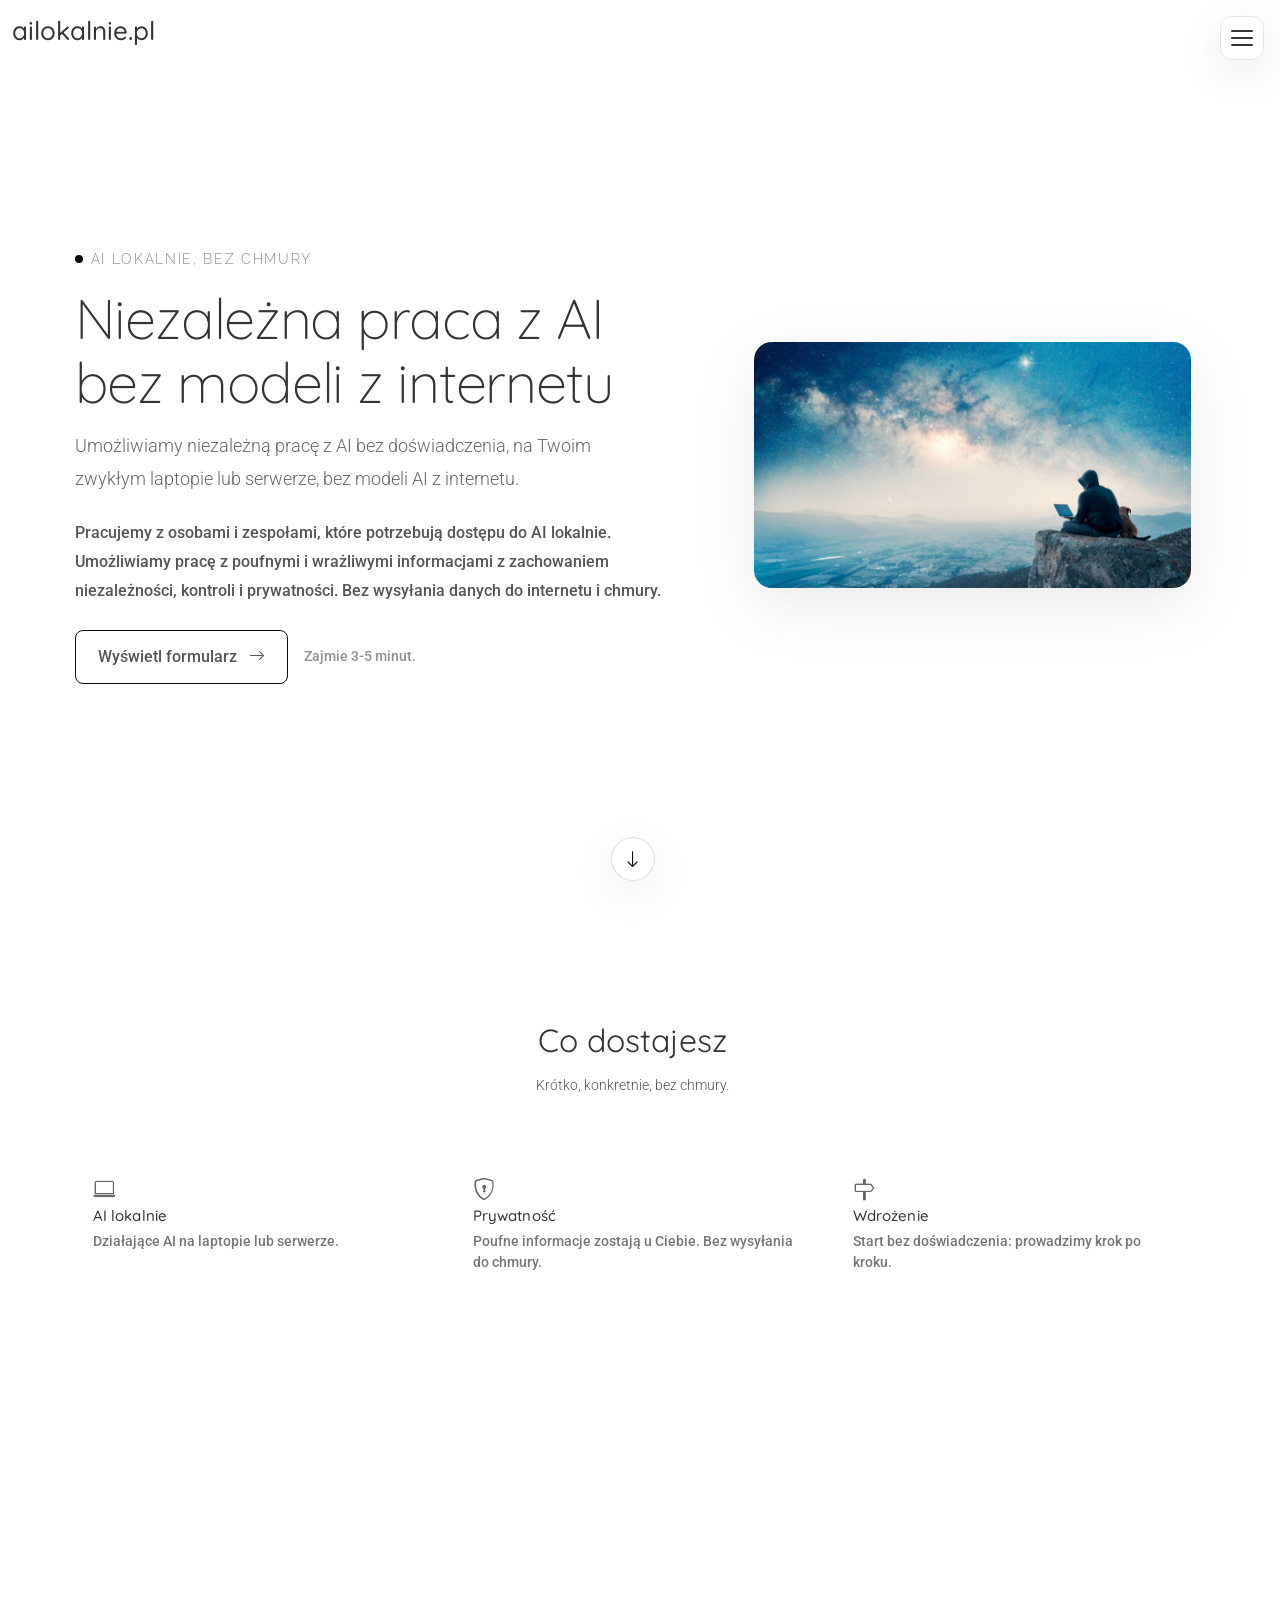
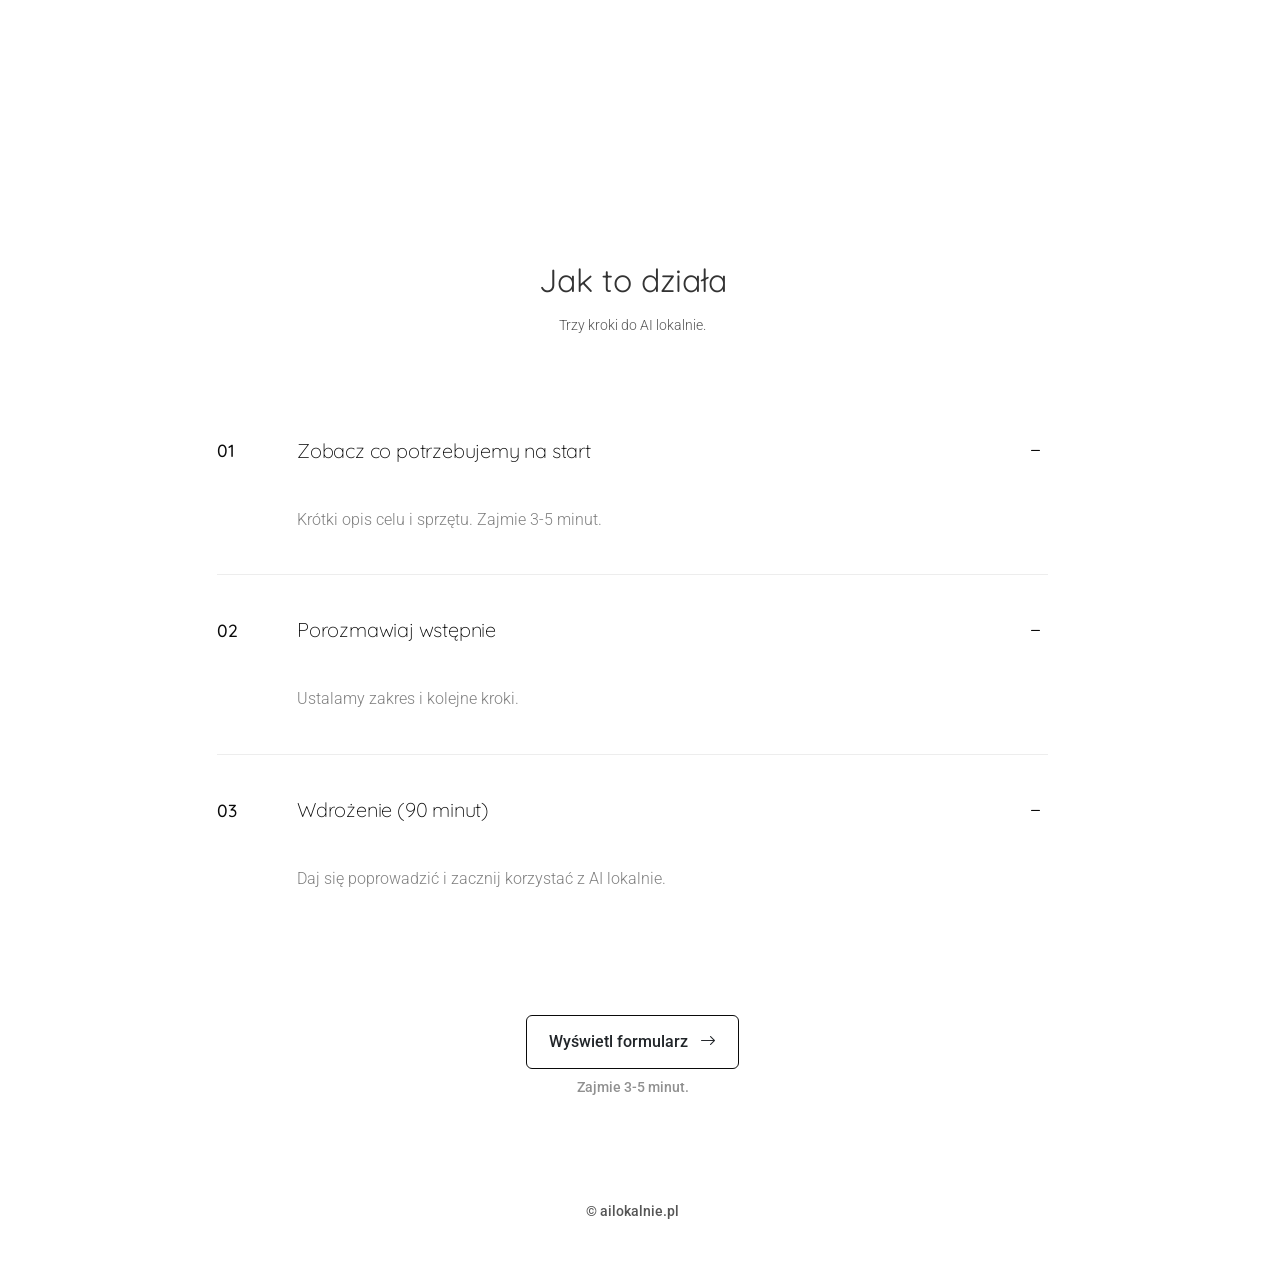
<file: index.html>
<!doctype html>
<html lang="pl">
  <head>
    <meta charset="utf-8" />
    <meta name="viewport" content="width=device-width, initial-scale=1" />
    <title>ailokalnie.pl</title>
    <meta name="description" content="Umożliwiamy niezależną pracę z AI bez doświadczenia, na Twoim zwykłym laptopie lub serwerze, bez modeli AI z internetu." />

    <link rel="stylesheet" href="./static/css/fonts.css" />

    <link rel="stylesheet" href="./static/css/bootstrap.min.css" />
    <link rel="stylesheet" href="./static/css/bootstrap-icons.css" />
    <link rel="stylesheet" href="./static/css/aos.css" />
    <link rel="stylesheet" href="./static/css/site.css" />
  </head>

  <body class="index-page">
    <header id="header" class="header d-flex align-items-center position-relative">
      <div class="container-fluid position-relative d-flex align-items-center justify-content-between">
        <a href="#" class="logo d-flex align-items-center">
          <h1 class="sitename">ailokalnie.pl</h1>
        </a>

        <nav id="navmenu" class="navmenu" aria-label="Primary">
          <ul>
            <li><a href="#hero" class="active">Start</a></li>
            <li><a href="#what">Co dostajesz</a></li>
            <li><a href="#how">Jak to działa</a></li>
            <li><a href="https://forms.gle/grQfb31PTHeBqErj9" target="_blank" rel="noopener noreferrer">Kontakt</a></li>
          </ul>
        </nav>

        <button class="mobile-nav-toggle" type="button" aria-label="Menu" aria-expanded="false" aria-controls="navmenu">
          <span class="mobile-nav-toggle-icon" aria-hidden="true"></span>
        </button>
      </div>
    </header>

    <main class="main">
      <section id="hero" class="hero section">
        <div class="container" data-aos="fade-up" data-aos-delay="80">
          <div class="row align-items-center gx-5 gy-5">
            <div class="col-lg-7">
              <div class="intro" data-aos="fade-right" data-aos-delay="140">
                <div class="eyebrow d-inline-flex align-items-center gap-2 mb-3">
                  <span class="dot"></span>
                  <span class="text">AI lokalnie, bez chmury</span>
                </div>

                <h1 class="display-heading mb-3">Niezależna praca z AI bez modeli z internetu</h1>

                <p class="lead mb-4">
                  Umożliwiamy niezależną pracę z AI bez doświadczenia, na Twoim zwykłym laptopie lub serwerze, bez modeli AI z internetu.
                </p>

                <p class="mb-4" style="max-width: 70ch; line-height: 1.8;">
                  Pracujemy z osobami i zespołami, które potrzebują dostępu do AI lokalnie. Umożliwiamy pracę z poufnymi i wrażliwymi
                  informacjami z zachowaniem niezależności, kontroli i prywatności. Bez wysyłania danych do internetu i chmury.
                </p>

                <div class="cta-group d-flex flex-wrap align-items-center gap-3" data-aos="zoom-in" data-aos-delay="220">
                  <a href="https://forms.gle/grQfb31PTHeBqErj9" class="btn btn-ghost" target="_blank" rel="noopener noreferrer">
                    Wyświetl formularz
                    <i class="bi bi-arrow-right ms-2"></i>
                  </a>
                  <span class="meta-note">Zajmie 3-5 minut.</span>
                </div>
              </div>
            </div>

            <div class="col-lg-5">
              <div class="hero-media" data-aos="fade-left" data-aos-delay="160">
                <img src="./hero.png" alt="Osoba pracujaca z laptopem na tle nocnego nieba" loading="lazy" decoding="async" />
              </div>
            </div>
          </div>
        </div>

        <a class="hero-arrow" href="#what" aria-label="Przewiń do: Co dostajesz">
          <i class="bi bi-arrow-down"></i>
        </a>
      </section>

      <section id="what" class="section light-background">
        <div class="container section-title" data-aos="fade-up">
          <h2>Co dostajesz</h2>
          <p>Krótko, konkretnie, bez chmury.</p>
        </div>

        <div class="container" data-aos="fade-up" data-aos-delay="80">
          <div class="row g-4">
            <div class="col-md-6 col-lg-4">
              <div class="skill-item" style="height: 100%;">
                <i class="bi bi-laptop"></i>
                <h3>AI lokalnie</h3>
                <p>Działające AI na laptopie lub serwerze.</p>
              </div>
            </div>
            <div class="col-md-6 col-lg-4">
              <div class="skill-item" style="height: 100%;">
                <i class="bi bi-shield-lock"></i>
                <h3>Prywatność</h3>
                <p>Poufne informacje zostają u Ciebie. Bez wysyłania do chmury.</p>
              </div>
            </div>
            <div class="col-md-6 col-lg-4">
              <div class="skill-item" style="height: 100%;">
                <i class="bi bi-signpost"></i>
                <h3>Wdrożenie</h3>
                <p>Start bez doświadczenia: prowadzimy krok po kroku.</p>
              </div>
            </div>
          </div>
        </div>

        <a class="what-arrow" href="#how" aria-label="Przewiń do: Jak to działa">
          <i class="bi bi-arrow-down"></i>
        </a>
      </section>

      <section id="how" class="faq section">
        <div class="container section-title" data-aos="fade-up">
          <h2>Jak to działa</h2>
          <p>Trzy kroki do AI lokalnie.</p>
        </div>

        <div class="container" data-aos="fade-up" data-aos-delay="100">
          <div class="row justify-content-center">
            <div class="col-lg-9">
              <div class="faq-wrapper">

                <div class="faq-item faq-active" data-aos="fade-up" data-aos-delay="150">
                  <div class="faq-header">
                    <span class="faq-number">01</span>
                    <h4>Zobacz co potrzebujemy na start</h4>
                    <div class="faq-toggle">
                      <i class="bi bi-plus"></i>
                      <i class="bi bi-dash"></i>
                    </div>
                  </div>
                  <div class="faq-content">
                    <div class="content-inner">
                      <p>Krótki opis celu i sprzętu. Zajmie 3-5 minut.</p>
                    </div>
                  </div>
                </div>

                <div class="faq-item faq-active" data-aos="fade-up" data-aos-delay="200">
                  <div class="faq-header">
                    <span class="faq-number">02</span>
                    <h4>Porozmawiaj wstępnie</h4>
                    <div class="faq-toggle">
                      <i class="bi bi-plus"></i>
                      <i class="bi bi-dash"></i>
                    </div>
                  </div>
                  <div class="faq-content">
                    <div class="content-inner">
                      <p>Ustalamy zakres i kolejne kroki.</p>
                    </div>
                  </div>
                </div>

                <div class="faq-item faq-active" data-aos="fade-up" data-aos-delay="250">
                  <div class="faq-header">
                    <span class="faq-number">03</span>
                    <h4>Wdrożenie (90 minut)</h4>
                    <div class="faq-toggle">
                      <i class="bi bi-plus"></i>
                      <i class="bi bi-dash"></i>
                    </div>
                  </div>
                  <div class="faq-content">
                    <div class="content-inner">
                      <p>Daj się poprowadzić i zacznij korzystać z AI lokalnie.</p>
                    </div>
                  </div>
                </div>

              </div>

              <div class="bottom-cta text-center" data-aos="zoom-in" data-aos-delay="140">
                <a href="https://forms.gle/grQfb31PTHeBqErj9" class="btn btn-ghost" target="_blank" rel="noopener noreferrer">
                  Wyświetl formularz
                  <i class="bi bi-arrow-right ms-2"></i>
                </a>
                <div class="meta-note mt-2">Zajmie 3-5 minut.</div>
              </div>
            </div>
          </div>
        </div>
      </section>


    </main>

    <footer id="footer" class="footer">
      <div class="container text-center">
        <div class="copyright">
          <p>&copy; <span>ailokalnie.pl</span></p>
        </div>
      </div>
    </footer>




    <script src="./static/js/bootstrap.bundle.min.js"></script>
    <script src="./static/js/aos.js"></script>
    <script src="./static/js/site.js"></script>
  </body>
</html>
</file>
<file: static/css/fonts.css>
/* Local font bundle for offline use */

@font-face {
  font-family: 'Quicksand';
  font-style: normal;
  font-weight: 300;
  font-display: swap;
  src: url('../fonts/6xK-dSZaM9iE8KbpRA_LJ3z8mH9BOJvgkKEo18E.ttf') format('truetype');
}

@font-face {
  font-family: 'Quicksand';
  font-style: normal;
  font-weight: 400;
  font-display: swap;
  src: url('../fonts/6xK-dSZaM9iE8KbpRA_LJ3z8mH9BOJvgkP8o18E.ttf') format('truetype');
}

@font-face {
  font-family: 'Quicksand';
  font-style: normal;
  font-weight: 500;
  font-display: swap;
  src: url('../fonts/6xK-dSZaM9iE8KbpRA_LJ3z8mH9BOJvgkM0o18E.ttf') format('truetype');
}

@font-face {
  font-family: 'Raleway';
  font-style: normal;
  font-weight: 300;
  font-display: swap;
  src: url('../fonts/1Ptxg8zYS_SKggPN4iEgvnHyvveLxVvaooCP.ttf') format('truetype');
}

@font-face {
  font-family: 'Raleway';
  font-style: normal;
  font-weight: 400;
  font-display: swap;
  src: url('../fonts/1Ptxg8zYS_SKggPN4iEgvnHyvveLxVuEooCP.ttf') format('truetype');
}

@font-face {
  font-family: 'Raleway';
  font-style: normal;
  font-weight: 500;
  font-display: swap;
  src: url('../fonts/1Ptxg8zYS_SKggPN4iEgvnHyvveLxVvoooCP.ttf') format('truetype');
}

@font-face {
  font-family: 'Roboto';
  font-style: normal;
  font-weight: 300;
  font-display: swap;
  src: url('../fonts/KFOMCnqEu92Fr1ME7kSn66aGLdTylUAMQXC89YmC2DPNWuaabWmT.ttf') format('truetype');
}

@font-face {
  font-family: 'Roboto';
  font-style: normal;
  font-weight: 400;
  font-display: swap;
  src: url('../fonts/KFOMCnqEu92Fr1ME7kSn66aGLdTylUAMQXC89YmC2DPNWub2bWmT.ttf') format('truetype');
}

@font-face {
  font-family: 'Roboto';
  font-style: normal;
  font-weight: 500;
  font-display: swap;
  src: url('../fonts/KFOMCnqEu92Fr1ME7kSn66aGLdTylUAMQXC89YmC2DPNWubEbWmT.ttf') format('truetype');
}
</file>
<file: static/css/site.css>
/* Site styles (project-specific overrides + section layout) */

:root {
  --default-font: "Roboto", system-ui, -apple-system, "Segoe UI", Roboto, "Helvetica Neue", Arial, "Noto Sans", "Liberation Sans", sans-serif, "Apple Color Emoji", "Segoe UI Emoji", "Segoe UI Symbol", "Noto Color Emoji";
  --heading-font: "Quicksand", sans-serif;
  --nav-font: "Raleway", sans-serif;
  --accent-color: #0a0a0a;
  --background-color: #ffffff;
  --surface-color: #ffffff;
  --default-color: #555555;
  --heading-color: #333333;
  --nav-color: #555555;
  --nav-hover-color: #000000;
  --nav-mobile-background-color: #fafafa;
  --nav-dropdown-background-color: #ffffff;
  --nav-dropdown-color: #8f8f8f;
  --nav-dropdown-hover-color: #000000;
  --contrast-color: #ffffff;
}

/* Smooth scroll (parity) */
:root {
  scroll-behavior: smooth;
}

/* Baseline typography + colors (template parity subset) */
body {
  color: var(--default-color);
  background-color: var(--background-color);
  font-family: var(--default-font);
}

a {
  color: var(--accent-color);
  text-decoration: none;
  transition: 0.3s;
}

a:hover {
  color: color-mix(in srgb, var(--accent-color), transparent 25%);
  text-decoration: none;
}

h1,
h2,
h3,
h4,
h5,
h6 {
  color: var(--heading-color);
  font-family: var(--heading-font);
}

/* Header + nav: recreate MinimalFolio behavior (without importing the whole template) */
.header {
  --background-color: rgba(255, 255, 255, 0);
  color: var(--default-color);
  background-color: var(--background-color);
  padding: 15px 0;
  transition: all 0.5s;
  z-index: 997;
}

/* Preloader (parity) */
#preloader {
  position: fixed;
  inset: 0;
  z-index: 9999;
  overflow: hidden;
  background-color: var(--background-color);
  transition: all 0.6s ease-out;
  width: 100%;
  height: 100vh;
  display: flex;
  align-items: center;
  justify-content: center;
}

#preloader div {
  width: 13px;
  height: 13px;
  background-color: var(--accent-color);
  border-radius: 50%;
  animation-timing-function: cubic-bezier(0, 1, 1, 0);
  position: absolute;
  left: 50%;
}

#preloader div:nth-child(1) {
  left: calc(50% + 8px);
  animation: animate-preloader-1 0.6s infinite;
}

#preloader div:nth-child(2) {
  left: calc(50% + 8px);
  animation: animate-preloader-2 0.6s infinite;
}

#preloader div:nth-child(3) {
  left: calc(50% + 32px);
  animation: animate-preloader-2 0.6s infinite;
}

#preloader div:nth-child(4) {
  left: calc(50% + 56px);
  animation: animate-preloader-3 0.6s infinite;
}

@keyframes animate-preloader-1 {
  0% {
    transform: scale(0);
  }

  100% {
    transform: scale(1);
  }
}

@keyframes animate-preloader-3 {
  0% {
    transform: scale(1);
  }

  100% {
    transform: scale(0);
  }
}

@keyframes animate-preloader-2 {
  0% {
    transform: translate(0, 0);
  }

  100% {
    transform: translate(24px, 0);
  }
}

/* Scroll Top Button (parity) */
.scroll-top {
  position: fixed;
  visibility: hidden;
  opacity: 0;
  right: 15px;
  bottom: 15px;
  z-index: 99999;
  background-color: var(--accent-color);
  width: 40px;
  height: 40px;
  border-radius: 4px;
  transition: all 0.4s;
}

.scroll-top i {
  font-size: 24px;
  color: var(--contrast-color);
  line-height: 0;
}

.scroll-top:hover {
  background-color: color-mix(in srgb, var(--accent-color), transparent 20%);
  color: var(--contrast-color);
}

.scroll-top.active {
  visibility: visible;
  opacity: 1;
}


.header .logo {
  line-height: 1;
}

.header .logo h1 {
  font-size: 26px;
  margin: 0;
  font-weight: 500;
  color: var(--heading-color);
}

/* Mobile dropdown toggle (new, icon-font independent) */
.mobile-nav-toggle {
  --_bg: color-mix(in srgb, var(--background-color), transparent 8%);
  background: var(--_bg);
  border: 1px solid color-mix(in srgb, var(--default-color), transparent 85%);
  color: var(--heading-color);
  position: fixed;
  top: 16px;
  right: 16px;
  width: 44px;
  height: 44px;
  border-radius: 12px;
  display: inline-flex;
  align-items: center;
  justify-content: center;
  z-index: 1000;
  cursor: pointer;
  box-shadow: 0 12px 40px color-mix(in srgb, var(--default-color), transparent 88%);
}

.mobile-nav-toggle:hover {
  border-color: color-mix(in srgb, var(--default-color), transparent 70%);
}

.mobile-nav-toggle-icon {
  width: 22px;
  height: 2px;
  background: currentColor;
  border-radius: 2px;
  position: relative;
  display: block;
  transition: none;
}

.mobile-nav-toggle-icon::before,
.mobile-nav-toggle-icon::after {
  content: '';
  position: absolute;
  left: 0;
  width: 22px;
  height: 2px;
  background: currentColor;
  border-radius: 2px;
  transition: none;
}

.mobile-nav-toggle-icon::before {
  top: -7px;
}

.mobile-nav-toggle-icon::after {
  top: 7px;
}

.nav-open .mobile-nav-toggle-icon::before,
.nav-open .mobile-nav-toggle-icon::after {
  opacity: 0;
}

.nav-open .mobile-nav-toggle-icon {
  opacity: 0;
}

.mobile-nav-toggle::after {
  content: '×';
  position: absolute;
  inset: 0;
  display: flex;
  align-items: center;
  justify-content: center;
  font-size: 24px;
  line-height: 1;
  color: color-mix(in srgb, var(--default-color), transparent 30%);
  opacity: 0;
  transition: none;
}

.nav-open .mobile-nav-toggle::after {
  opacity: 1;
}

.mobile-nav-toggle:hover {
  color: var(--nav-hover-color);
}

/* Mobile dropdown menu panel */
.navmenu {
  position: fixed;
  top: 68px;
  right: 16px;
  z-index: 999;
  width: min(320px, calc(100vw - 32px));
  opacity: 0;
  visibility: hidden;
  transform: translateY(-6px);
  transition: opacity 160ms ease, transform 160ms ease, visibility 160ms;
}


.navmenu ul {
  display: block;
  list-style: none;
  padding: 10px 0;
  margin: 0;
  max-height: calc(100vh - 120px);
  overflow-y: auto;
  z-index: 998;
  background-color: var(--nav-dropdown-background-color);
  border: 1px solid color-mix(in srgb, var(--default-color), transparent 86%);
  border-radius: 14px;
  box-shadow: 0 18px 60px color-mix(in srgb, var(--default-color), transparent 88%);
}

.navmenu a,
.navmenu a:focus {
  color: var(--nav-dropdown-color);
  padding: 10px 20px;
  font-family: var(--nav-font);
  font-size: 15px;
  font-weight: 400;
  display: flex;
  align-items: center;
  justify-content: space-between;
  white-space: nowrap;
  transition: 0.3s;
}

.navmenu a:hover,
.navmenu .active,
.navmenu .active:focus {
  color: var(--nav-dropdown-hover-color);
}

.navmenu a i,
.navmenu a:focus i {
  font-size: 12px;
  line-height: 0;
  margin-left: 5px;
  width: 30px;
  height: 30px;
  display: flex;
  align-items: center;
  justify-content: center;
  border-radius: 50%;
  transition: 0.3s;
  background-color: color-mix(in srgb, var(--accent-color), transparent 90%);
}

.navmenu a i:hover,
.navmenu a:focus i:hover {
  background-color: var(--accent-color);
  color: var(--contrast-color);
}

.navmenu .active i,
.navmenu .active:focus i {
  background-color: var(--accent-color);
  color: var(--contrast-color);
  transform: rotate(180deg);
}

.navmenu .dropdown ul {
  position: static;
  display: none;
  z-index: 99;
  padding: 10px 0;
  margin: 10px 20px;
  box-shadow: none;
  transition: all 0.5s ease-in-out;
}

.navmenu .dropdown > .dropdown-active {
  display: block;
  background-color: var(--nav-dropdown-background-color);
  border: 1px solid color-mix(in srgb, var(--nav-dropdown-color), transparent 90%);
}

/* Keep scrollbars stable to avoid layout shift */
html {
  scrollbar-gutter: stable;
}

.nav-open {
  overflow: auto;
}

.nav-open .navmenu {
  opacity: 1;
  visibility: visible;
  transform: translateY(0);
}



/* Hero Section (parity) */
.hero {
  padding-top: 60px;
  min-height: 100vh;
  display: flex;
  align-items: center;
  padding-bottom: 120px;
}

/* Push hero content down without moving the arrow */
.hero > .container {
  padding-top: 125px;
}

.hero .intro .eyebrow .dot {
  width: 8px;
  height: 8px;
  border-radius: 50%;
  background: var(--accent-color);
  flex: 0 0 auto;
}

.hero .intro .eyebrow .text {
  font-family: var(--nav-font);
  font-size: 14px;
  letter-spacing: 0.12em;
  text-transform: uppercase;
  color: color-mix(in srgb, var(--default-color), transparent 30%);
}

.hero .intro .display-heading {
  font-family: var(--heading-font);
  font-weight: 300;
  font-size: clamp(36px, 5vw, 56px);
  line-height: 1.15;
  letter-spacing: -0.02em;
  margin-bottom: 10px;
}

.hero .intro .lead {
  font-size: 18px;
  line-height: 1.8;
  color: color-mix(in srgb, var(--default-color), transparent 10%);
  max-width: 58ch;
}

.hero .btn-ghost {
  --_border: color-mix(in srgb, var(--default-color), transparent 80%);
  --_hover: color-mix(in srgb, var(--accent-color), transparent 85%);
  border: 1px solid var(--_border);
  color: var(--default-color);
  background-color: var(--surface-color);
  padding: 10px 18px;
  border-radius: 8px;
  transition: all 0.3s ease-in-out;
}

.hero .btn-ghost:hover,
.hero .btn-ghost:focus {
  border-color: var(--accent-color);
  color: var(--accent-color);
  box-shadow: 0 6px 20px color-mix(in srgb, var(--accent-color), transparent 90%);
  outline: none;
}

.hero .btn-ghost:active {
  transform: translateY(1px);
}

/* Hero image alignment */
.hero .hero-media {
  display: flex;
  justify-content: center;
  align-items: center;
}

.hero .hero-media img {
  width: 100%;
  max-width: 640px;
  height: auto;
  display: block;
  border-radius: 18px;
  box-shadow: 0 18px 60px color-mix(in srgb, var(--default-color), transparent 88%);
}

/* Let title wrap naturally; keep it away from media */
#hero .display-heading {
  text-wrap: balance;
}

/* Hero CTA placement (theme-native) */
.hero .cta-group {
  margin-top: 18px;
  gap: 18px;
}

/* Bottom CTA: give it its own half-view */
#how .bottom-cta {
  margin-top: 9vh !important;
}

/* Steps should be static (no accordion toggles) */
/* FAQ Section (parity subset from MinimalFolio main.css) */
.faq .faq-item {
  margin-bottom: 0;
  border-bottom: 1px solid color-mix(in srgb, var(--default-color), transparent 90%);
  transition: all 0.4s cubic-bezier(0.25, 0.46, 0.45, 0.94);
}

.faq .faq-item:last-child {
  border-bottom: none;
}

.faq .faq-item.faq-active .faq-header .faq-number {
  color: var(--accent-color);
  font-weight: 500;
}

.faq .faq-item.faq-active .faq-header h4 {
  color: var(--accent-color);
}

.faq .faq-item.faq-active .faq-header .faq-toggle {
  color: var(--accent-color);
  transform: rotate(0deg);
}

.faq .faq-item.faq-active .faq-header .faq-toggle i.bi-plus {
  opacity: 0;
  transform: rotate(90deg);
}

.faq .faq-item.faq-active .faq-header .faq-toggle i.bi-dash {
  opacity: 1;
  transform: rotate(0deg);
}

.faq .faq-item.faq-active .faq-content {
  grid-template-rows: 1fr;
  visibility: visible;
  opacity: 1;
}

.faq .faq-item:not(.faq-active) .faq-header .faq-toggle i.bi-plus {
  opacity: 1;
  transform: rotate(0deg);
}

.faq .faq-item:not(.faq-active) .faq-header .faq-toggle i.bi-dash {
  opacity: 0;
  transform: rotate(-90deg);
}

.faq .faq-item .faq-header {
  display: flex;
  align-items: center;
  padding: 40px 0;
  cursor: pointer;
  gap: 0;
  transition: all 0.3s ease;
}

.faq .faq-item .faq-header:hover .faq-number {
  transform: scale(1.1);
}

.faq .faq-item .faq-header:hover .faq-toggle {
  transform: scale(1.1);
}

.faq .faq-item .faq-header .faq-number {
  flex-shrink: 0;
  width: 80px;
  font-family: var(--heading-font);
  font-size: 1.1rem;
  font-weight: 300;
  color: color-mix(in srgb, var(--default-color), transparent 50%);
  transition: all 0.3s ease;
  letter-spacing: -0.02em;
}

.faq .faq-item .faq-header h4 {
  flex: 1;
  margin: 0;
  font-family: var(--heading-font);
  font-size: 1.25rem;
  font-weight: 300;
  color: var(--heading-color);
  transition: all 0.3s ease;
  line-height: 1.5;
  letter-spacing: -0.01em;
  margin-right: 20px;
}

.faq .faq-item .faq-header .faq-toggle {
  flex-shrink: 0;
  width: 24px;
  height: 24px;
  display: flex;
  align-items: center;
  justify-content: center;
  color: color-mix(in srgb, var(--default-color), transparent 40%);
  font-size: 18px;
  transition: all 0.3s ease;
  position: relative;
}

.faq .faq-item .faq-header .faq-toggle i {
  position: absolute;
  transition: all 0.3s cubic-bezier(0.25, 0.46, 0.45, 0.94);
}

.faq .faq-item .faq-content {
  display: grid;
  grid-template-rows: 0fr;
  transition: 0.4s cubic-bezier(0.25, 0.46, 0.45, 0.94);
  visibility: hidden;
  opacity: 0;
}

.faq .faq-item .faq-content .content-inner {
  padding: 0 80px 40px 80px;
  overflow: hidden;
}

.faq .faq-item .faq-content .content-inner p {
  margin: 0;
  color: color-mix(in srgb, var(--default-color), transparent 25%);
  line-height: 1.8;
  font-size: 1rem;
  font-weight: 300;
}

@media (max-width: 768px) {
  .faq .faq-item .faq-header {
    padding: 30px 0;
  }

  .faq .faq-item .faq-header .faq-number {
    width: 60px;
    font-size: 1rem;
  }

  .faq .faq-item .faq-header h4 {
    font-size: 1.1rem;
  }

  .faq .faq-item .faq-header .faq-toggle {
    width: 20px;
    height: 20px;
    font-size: 16px;
  }

  .faq .faq-item .faq-content .content-inner {
    padding: 0 60px 30px 60px;
  }

  .faq .faq-item .faq-content .content-inner p {
    font-size: 0.95rem;
  }
}

@media (max-width: 575px) {
  .faq .faq-item .faq-header {
    padding: 25px 0;
  }

  .faq .faq-item .faq-header .faq-number {
    width: 50px;
    font-size: 0.9rem;
  }

  .faq .faq-item .faq-header h4 {
    font-size: 1rem;
    margin-right: 15px;
  }

  .faq .faq-item .faq-content .content-inner {
    padding: 0 50px 25px 50px;
  }
}

/* Global Sections + Section Titles (parity) */
section,
.section {
  color: var(--default-color);
  background-color: var(--background-color);
  padding: 60px 0;
  overflow: clip;
}

.section-title {
  text-align: center;
  padding-bottom: 60px;
  position: relative;
}

.section-title h2 {
  font-size: 32px;
  font-weight: 400;
  margin-bottom: 15px;
}

.section-title p {
  margin-bottom: 0;
  font-size: 14px;
  font-weight: 300;
}

/* Keep custom section-as-view behavior from the reference snapshot */
.section {
  min-height: 100vh;
  display: block;
}

section.section {
  scroll-margin-top: 25vh;
}

.section.light-background {
  --background-color: var(--background-color);
}

.meta-note {
  font-size: 14px;
  color: color-mix(in srgb, var(--default-color), transparent 35%);
}

.hero .btn.btn-ghost {
  padding: 14px 22px;
}

/* Match CTA button dimensions across page */
#how .bottom-cta .btn.btn-ghost {
  padding: 14px 22px;
}

/* Ensure ghost buttons always show their frame */
.btn.btn-ghost {
  border-color: var(--accent-color) !important;
}

/* Global Footer (parity base) */
.footer {
  color: var(--default-color);
  background-color: var(--background-color);
  font-size: 14px;
  padding: 40px 0;
  position: relative;
  box-shadow: 0 5px 25px rgba(0, 0, 0, 0.05);
}

.footer .copyright p {
  margin-bottom: 0;
}

/* Reference snapshot override: footer without shadow */
.footer {
  box-shadow: none;
}

/* Disable AOS animation delay on mobile devices (parity) */
@media screen and (max-width: 768px) {
  [data-aos-delay] {
    transition-delay: 0 !important;
  }
}

/* Co dostajesz: static in-flow arrow under cards */
#what .what-arrow {
  margin: 200px auto 0;
  width: 44px;
  height: 44px;
  border-radius: 999px;
  border: 1px solid color-mix(in srgb, var(--default-color), transparent 80%);
  background: color-mix(in srgb, var(--surface-color), transparent 10%);
  display: flex;
  align-items: center;
  justify-content: center;
  color: var(--accent-color);
  box-shadow: 0 12px 40px color-mix(in srgb, var(--default-color), transparent 90%);
  transition: opacity 180ms ease;
}

#what .what-arrow i {
  font-size: 18px;
  line-height: 0;
}

/* Tone down "Co dostajesz" cards to match rest */
#what .skill-item {
  background: transparent;
  border-color: color-mix(in srgb, var(--default-color), transparent 92%);
  box-shadow: none;
  padding: 18px;
}

#what .skill-item i {
  font-size: 22px;
  margin-bottom: 12px;
  opacity: 0.9;
}

#what .skill-item h3 {
  font-size: 15px;
  font-weight: 500;
  letter-spacing: 0.01em;
  margin-bottom: 6px;
}

#what .skill-item p {
  font-size: 14px;
  opacity: 0.8;
}

/* Reduce perceived gap between sections */
#how.section {
  padding-top: 0;
}

/* Hero arrow (overlay, fades away on scroll) */
#hero {
  position: relative;
}

#hero .hero-arrow {
  position: absolute;
  left: 50%;
  bottom: 80px;
  transform: translateX(-50%);
  z-index: 10;
  width: 44px;
  height: 44px;
  border-radius: 999px;
  border: 1px solid color-mix(in srgb, var(--default-color), transparent 80%);
  background: color-mix(in srgb, var(--surface-color), transparent 10%);
  backdrop-filter: blur(8px);
  -webkit-backdrop-filter: blur(8px);
  display: flex;
  align-items: center;
  justify-content: center;
  color: var(--accent-color);
  box-shadow: 0 12px 40px color-mix(in srgb, var(--default-color), transparent 90%);
  opacity: 1;
  transition: opacity 220ms ease;
}

#hero .hero-arrow i {
  font-size: 18px;
  line-height: 0;
}
</file>
